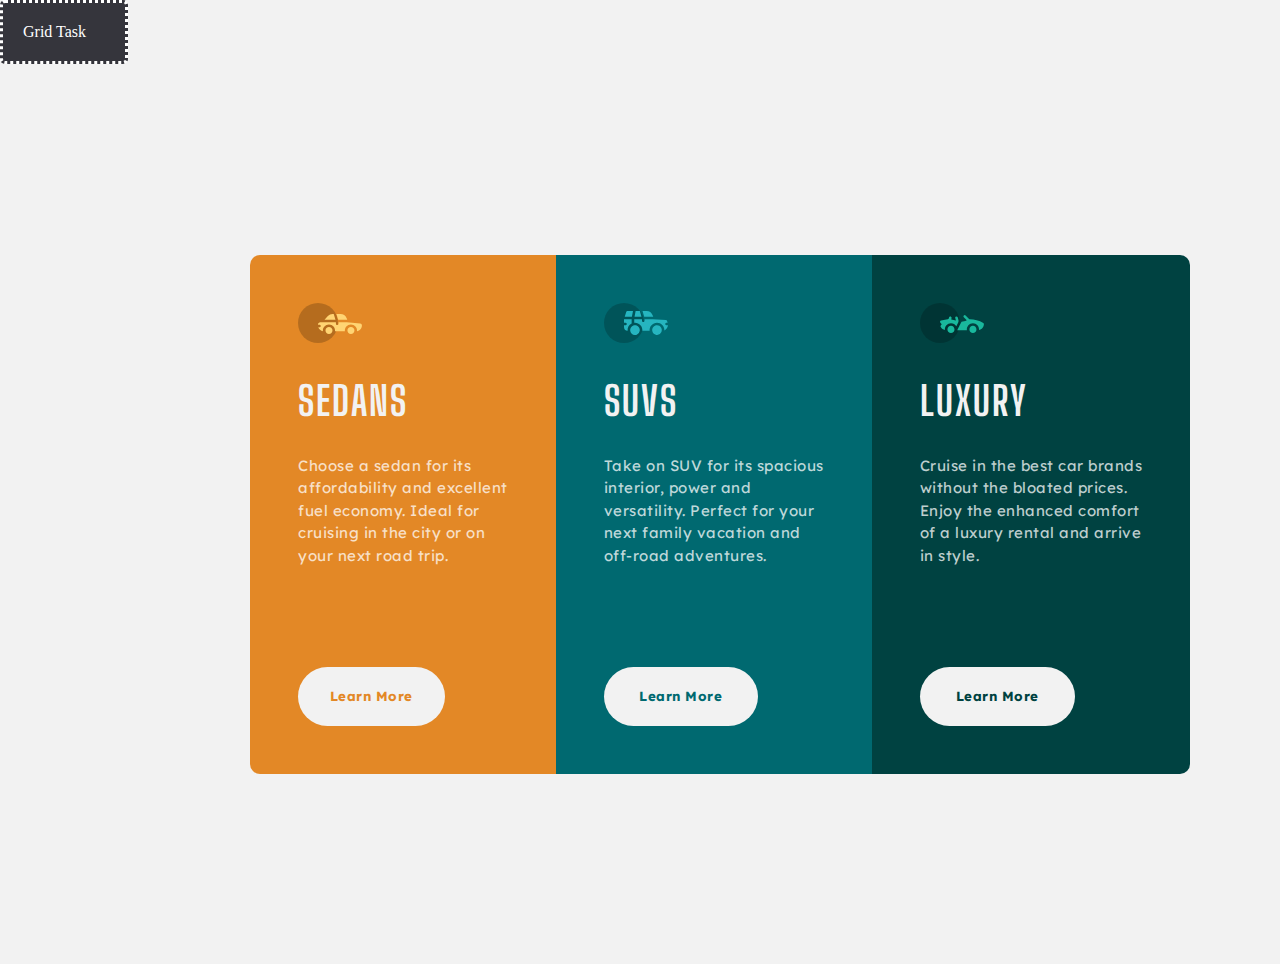
<file: index.html>
<!DOCTYPE html>
<html lang="en">
  <head>
    <meta charset="UTF-8" />
    <meta http-equiv="X-UA-Compatible" content="IE=edge" />
    <meta name="viewport" content="width=device-width, initial-scale=1.0" />
    <title>Flexbox Layout</title>
    <link rel="stylesheet" href="style.css" />
    <link
      href="https://fonts.googleapis.com/css2?family=Big+Shoulders+Display&family=Lexend+Deca&display=swap"
      rel="stylesheet"
    />
  </head>
  <body>
    <header>
      <div class="grid">
        <a href="grid.html">Grid Task</a>
      </div>
    </header>
    <main>
      <div class="left-content">
        <img src="./icon-sedans.svg" alt="" />
        <h2>SEDANS</h2>
        <p>
          Choose a sedan for its <br />
          affordability and excellent <br />
          fuel economy. Ideal for <br />
          cruising in the city or on <br />
          your next road trip.
        </p>
        <button>Learn More</button>
      </div>

      <div class="middle-content">
        <img src="./icon-suvs.svg" alt="" />
        <h2>SUVS</h2>
        <p>
          Take on SUV for its spacious <br />
          interior, power and <br />
          versatility. Perfect for your <br />
          next family vacation and <br />
          off-road adventures.
        </p>
        <button>Learn More</button>
      </div>

      <div class="right-content">
        <img src="./icon-luxury.svg" alt="" />
        <h2>LUXURY</h2>
        <p>
          Cruise in the best car brands <br />
          without the bloated prices. <br />
          Enjoy the enhanced comfort <br />
          of a luxury rental and arrive <br />
          in style.
        </p>
        <button>Learn More</button>
      </div>
    </main>
  </body>
</html>
</file>
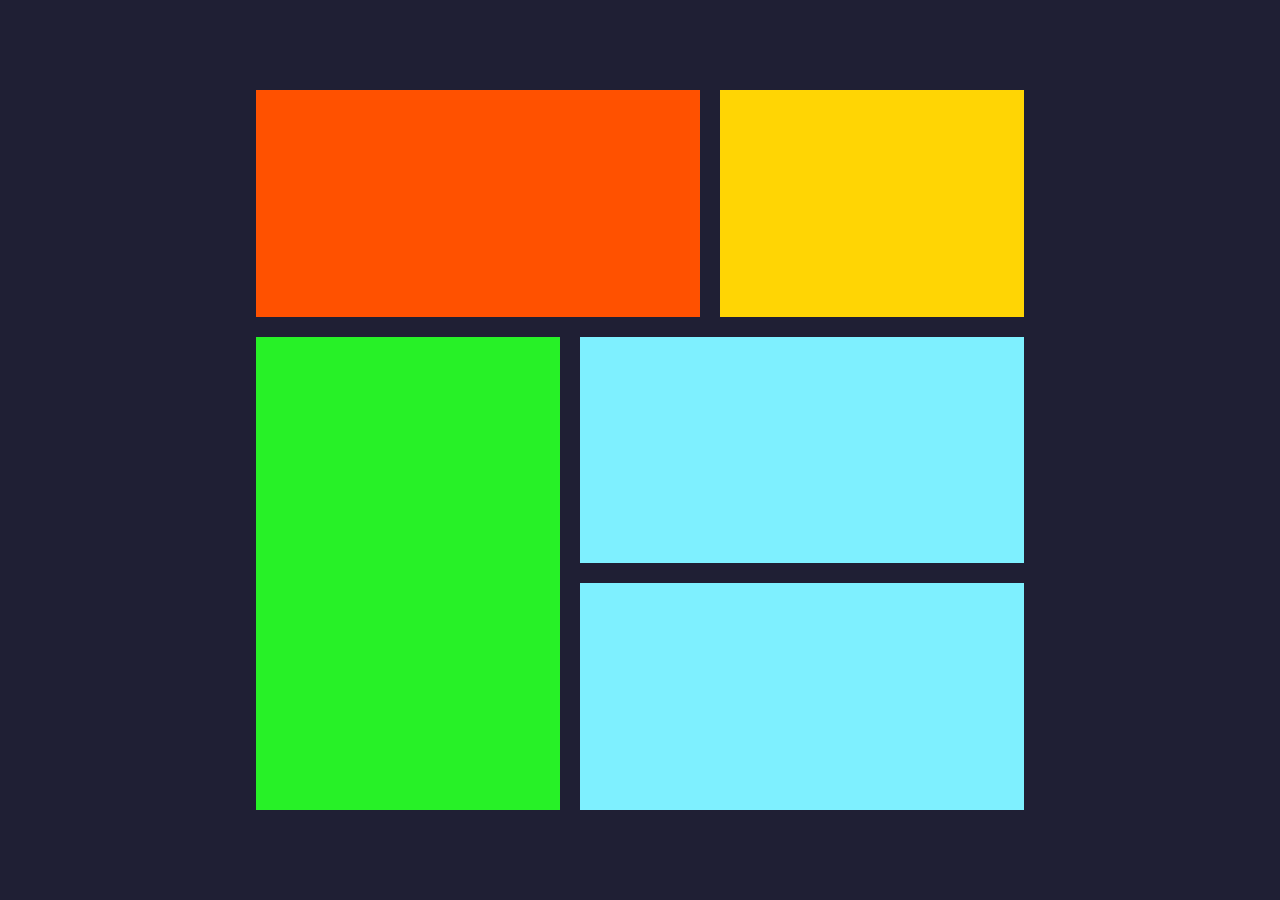
<file: grid.html>
<!DOCTYPE html>
<html lang="en">
  <head>
    <meta charset="UTF-8" />
    <meta http-equiv="X-UA-Compatible" content="IE=edge" />
    <meta name="viewport" content="width=device-width, initial-scale=1.0" />
    <title>Grid Layout</title>
    <link rel="stylesheet" href="grid.css" />
  </head>
  <body>
    <main>
      <div class="box-a"></div>
      <div class="box-b"></div>
      <div class="box-c"></div>
      <div class="box-d"></div>
      <div class="box-e"></div>
    </main>
  </body>
</html>
</file>
<file: style.css>
* {
  padding: o;
  margin: 0;
  box-sizing: border-box;
}

body {
  background-color: hsl(0, 0%, 95%);
}

main {
  width: 1440px;
  margin: auto;
  display: flex;
  justify-content: center;
  align-items: center;
  height: 100vh;
}

header .grid {
  color: white;
  background-color: rgb(53, 53, 60);
  padding: 20px;
  border-radius: 5px;
  border: 3px dotted white;
  width: 10%;
}

header .grid a {
  color: white;
  text-decoration: none;
}

main .left-content {
  background-color: hsl(31, 77%, 52%);
  padding: 3em;
  border-top-left-radius: 10px;
  border-bottom-left-radius: 10px;
}

main .middle-content {
  background-color: hsl(184, 100%, 22%);
  padding: 3em;
}

main .right-content {
  background-color: hsl(179, 100%, 13%);
  padding: 3em;
  border-top-right-radius: 10px;
  border-bottom-right-radius: 10px;
}

main .left-content img {
  /* margin: 10px; */
}

main .middle-content img {
  /* margin: 10px; */
}

main .right-content img {
  /* margin: 10px; */
}

main .left-content h2 {
  color: hsl(0, 0%, 95%);
  font-family: "Big Shoulders Display";
  font-weight: 700;
  font-size: 40px;
  letter-spacing: 2px;
  padding-top: 30px;
  padding-bottom: 30px;
}
main .middle-content h2 {
  color: hsl(0, 0%, 95%);
  font-family: "Big Shoulders Display";
  font-weight: 700;
  font-size: 40px;
  letter-spacing: 2px;
  padding-top: 30px;
  padding-bottom: 30px;
}
main .right-content h2 {
  color: hsl(0, 0%, 95%);
  font-family: "Big Shoulders Display";
  font-weight: 700;
  font-size: 40px;
  letter-spacing: 2px;
  /* padding-top: 1em;
  padding-bottom: 1em; */
  padding-top: 30px;
  padding-bottom: 30px;
}

main .left-content p {
  color: hsla(0, 0%, 100%, 0.75);
  font-size: 15px;
  font-family: "Lexend Deca";
  font-weight: 400;
  letter-spacing: 0.5px;
  line-height: 1.5;
  padding-bottom: 100px;
}
main .middle-content p {
  color: hsla(0, 0%, 100%, 0.75);
  font-size: 15px;
  font-family: "Lexend Deca";
  font-weight: 400;
  letter-spacing: 0.5px;
  line-height: 1.5;
  padding-bottom: 100px;
}
main .right-content p {
  color: hsla(0, 0%, 100%, 0.75);
  font-size: 15px;
  font-family: "Lexend Deca";
  font-weight: 400;
  letter-spacing: 0.5px;
  line-height: 1.5;
  padding-bottom: 100px;
}

main .left-content button {
  background-color: hsl(0, 0%, 95%);
  color: hsl(31, 77%, 52%);
  border-radius: 35px;
  border: none;
  padding: 10px;
  width: 70%;
  font-family: "Lexend Deca";
  font-weight: bold;
  letter-spacing: 0.5px;
  height: 6.5vh;
  cursor: pointer;
}

main .middle-content button {
  background-color: hsl(0, 0%, 95%);
  color: hsl(184, 100%, 22%);
  border-radius: 35px;
  border: none;
  padding: 10px;
  width: 70%;
  font-family: "Lexend Deca";
  font-weight: bold;
  letter-spacing: 0.5px;
  height: 6.5vh;
  cursor: pointer;
}

main .right-content button {
  background-color: hsl(0, 0%, 95%);
  color: hsl(179, 100%, 13%);
  border-radius: 35px;
  border: none;
  padding: 10px;
  width: 70%;
  font-family: "Lexend Deca";
  font-weight: bold;
  letter-spacing: 0.5px;
  height: 6.5vh;
  cursor: pointer;
}

main .left-content button:hover {
  background-color: transparent;
  color: hsl(0, 0%, 95%);
  border: 3px solid hsl(0, 0%, 95%);
}

main .middle-content button:hover {
  background-color: transparent;
  color: hsl(0, 0%, 95%);
  border: 3px solid hsl(0, 0%, 95%);
}

main .right-content button:hover {
  background-color: transparent;
  color: hsl(0, 0%, 95%);
  border: 3px solid hsl(0, 0%, 95%);
}
</file>
<file: grid.css>
* {
  margin: 0;
  padding: 0;
}

body {
  background-color: rgba(17, 17, 39, 0.942);
  display: flex;
  place-items: center;
  height: 100vh;
}

main {
  display: grid;
  width: 60%;
  height: 80vh;
  margin: auto;
  grid-template-areas:
    "a a a b b"
    /* "a a a b b" */
    "c c d d d"
    "c c e e e";
  gap: 20px;
}

main div {
  padding: 2em;
  text-align: center;
}

.box-a {
  background-color: rgb(255, 81, 0);
  grid-area: a;
}

.box-b {
  background-color: rgb(255, 213, 4);
  grid-area: b;
}

.box-c {
  background-color: rgb(39, 241, 39);
  grid-area: c;
}

.box-d {
  background-color: rgb(126, 240, 255);
  grid-area: d;
}

.box-e {
  background-color: rgb(126, 240, 255);
  grid-area: e;
}
</file>
